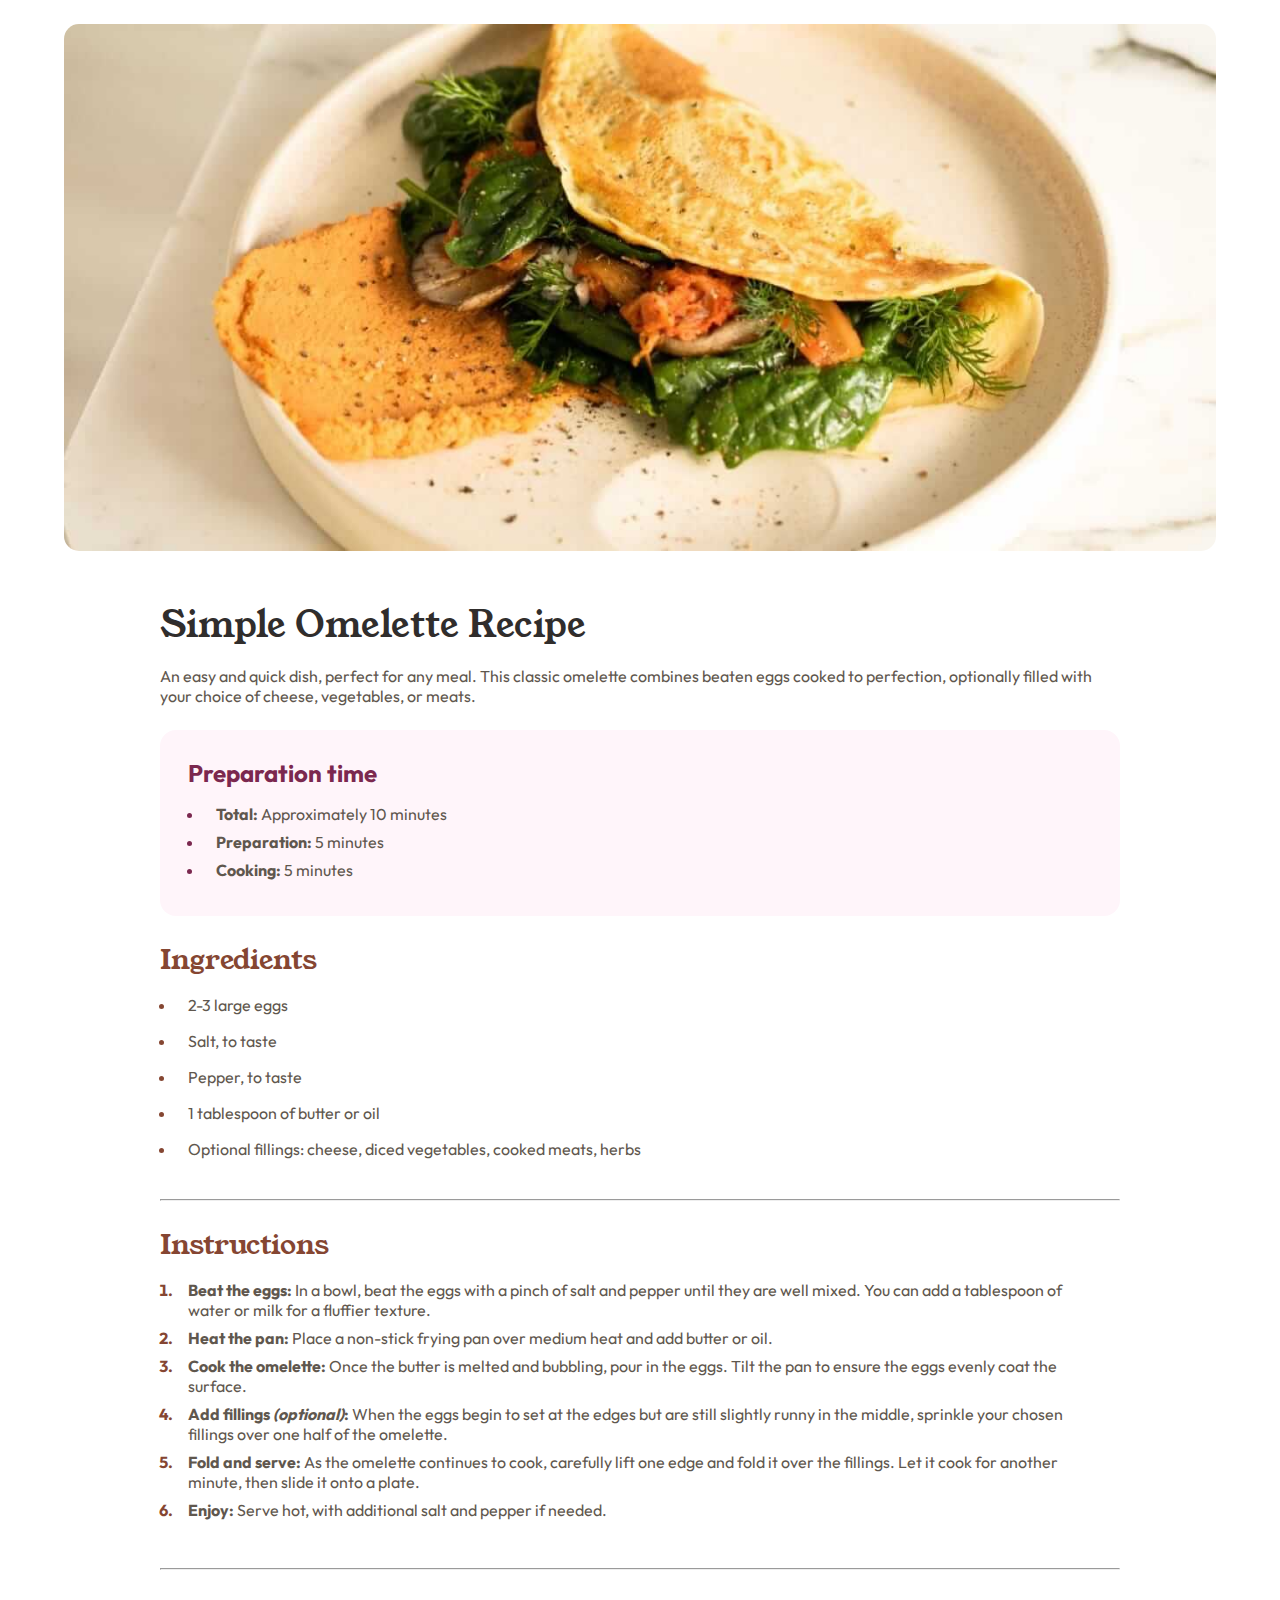
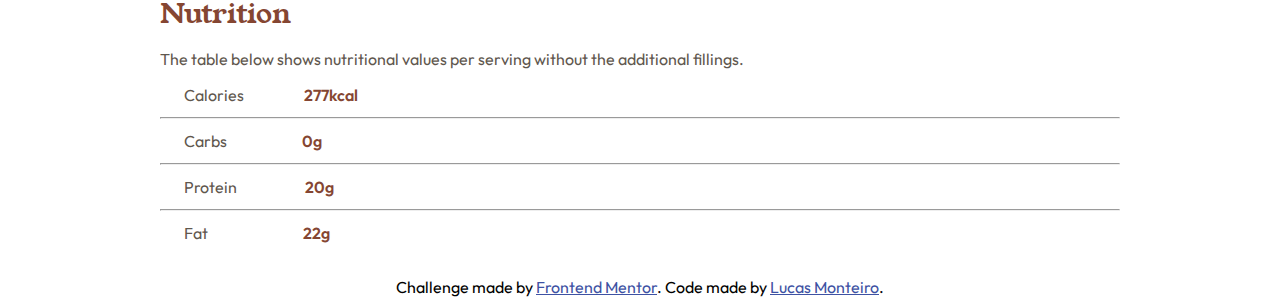
<file: index.html>
<!DOCTYPE html>
<html lang="en">

<head>
    <meta charset="UTF-8">
    <meta name="viewport" content="width=device-width, initial-scale=1.0">
    <link rel="shortcut icon" href="images/favicon.png" type="image/x-icon">
    <link rel="stylesheet" href="style.css">
    <title>Pagina de Receitas</title>
</head>

<body>
        <header>
            <picture>
                <img src="images/image-omelette.jpeg" alt="Imagem da receita de Omelete">
            </picture>
        </header>
        <main>
            <section id="introduction" class="padrao1">
                <h1>Simple Omelette Recipe</h1>
                <p>
                    An easy and quick dish, perfect for any meal. This classic omelette combines beaten eggs cooked
                    to perfection, optionally filled with your choice of cheese, vegetables, or meats.
                </p>
            </section>
            <section id="preparation-time" class="padrao1">
                <h2>Preparation time</h2>
                <ul>
                    <li>
                        <p>
                            <strong>Total: </strong>
                            Approximately 10 minutes
                        </p>
                    </li>
                    <li>
                        <p>
                            <strong>Preparation: </strong>
                            5 minutes
                        </p>
                    </li>
                    <li>
                        <p>
                            <strong>Cooking: </strong>
                            5 minutes
                        </p>
                    </li>
                </ul>
            </section>
            <section id="ingredients" class="padrao1">
                <h2>Ingredients</h2>
                <ul>
                    <li>
                        <p>2-3 large eggs</p>
                    </li>
                </ul>
                <ul>
                    <li>
                        <p>Salt, to taste</p>
                    </li>
                </ul>
                <ul>
                    <li>
                        <p>Pepper, to taste</p>
                    </li>
                </ul>
                <ul>
                    <li>
                        <p>1 tablespoon of butter or oil</p>
                    </li>
                </ul>
                <ul>
                    <li>
                        <p>Optional fillings: cheese, diced vegetables, cooked meats, herbs</p>
                    </li>
                </ul>
                <hr>
            </section>
            <section id="instructions" class="padrao1">
                <h2>Instructions</h2>
                <ol>
                    <li>
                        <p>
                            <strong>Beat the eggs: </strong>
                            In a bowl, beat the eggs with a pinch of salt and pepper until they are well mixed. You can add
                            a tablespoon of water or milk for a fluffier texture.
                        </p>
                    </li>
                    <li>
                        <p>
                            <strong>Heat the pan: </strong>
                            Place a non-stick frying pan over medium heat and add butter or oil.
                        </p>
                    </li>
                    <li>
                        <p>
                            <strong>Cook the omelette: </strong>
                            Once the butter is melted and bubbling, pour in the eggs. Tilt the pan to ensure the eggs evenly
                            coat the surface.
                        </p>
                    </li>
                    <li>
                        <p>
                            <strong>Add fillings <em>(optional)</em>: </strong>
                            When the eggs begin to set at the edges but are still slightly runny in the middle, sprinkle
                            your chosen fillings over one half of the omelette.
                        </p>
                    </li>
                    <li>
                        <p>
                            <strong>Fold and serve: </strong>
                            As the omelette continues to cook, carefully lift one edge and fold it over the fillings. Let it
                            cook for another minute, then slide it onto a plate.
                        </p>
                    </li>
                    <li>
                        <p>
                            <strong>Enjoy: </strong>
                            Serve hot, with additional salt and pepper if needed.
                        </p>
                    </li>
                </ol>
                <hr>
            </section>
            <section id="nutrition" class="padrao1">
                <section class="text1">
                    <h2>Nutrition</h2>
                    <p>
                        The table below shows nutritional values per serving without the additional fillings.
                    </p>
                </section>
                <section class="text2">
                    <div class="nutrition-section">
                        <section>
                            <h3 class="nutrition-section-style-1">Calories</h3>
                        </section>
                        <section>
                            <h3 id="kcal">277kcal</h3>
                        </section>
                    </div>
                    <hr>
                    <div class="nutrition-section">
                        <section>
                            <h3 class="nutrition-section-style-1">Carbs</h3>
                        </section>
                        <section>
                            <h3 id="carbsg">0g</h3>
                        </section>
                    </div>
                    <hr>
                    <div class="nutrition-section">
                        <section>
                            <h3 class="nutrition-section-style-1">Protein</h3>
                        </section>
                        <section>
                            <h3 id="proteing">20g</h3>
                        </section>
                    </div>
                    <hr>
                    <div class="nutrition-section">
                        <section>
                            <h3 class="nutrition-section-style-1">Fat</h3>
                        </section>
                        <section>
                            <h3 id="fatg">22g</h3>
                        </section>
                    </div>
                </section>
            </section>
        </main>
        <footer>
            <h4>
                Challenge made by <a href="https://www.frontendmentor.io/challenges/recipe-page-KiTsR8QQKm" target="_blank">Frontend Mentor</a>.
                Code made by <a href="https://github.com/LucasLTM" target="_blank">Lucas Monteiro</a>.
            </h4>
        </footer>
</body>

</html>
</file>
<file: style.css>
/*Configurações iniciais*/
@import url('https://fonts.googleapis.com/css2?family=Outfit:wght@100..900&family=Young+Serif&display=swap');

* {
    margin: 0;
    padding: 0;
    box-sizing: border-box;
}

/*Deixando declarações padronizadas*/

body {
    display: flex;
    flex-direction: column;
    justify-content: center;
    gap: 24px;
    max-width: 480px;
}

header {
    display: flex;
    flex-direction: column;
    align-items: center;


    picture {
        display: flex;
        flex-direction: column;
        align-items: center;
        width: 100%;

        img {
            width: 100%;
        }
    }
}

main {
    display: flex;
    flex-direction: column;
    gap: 24px;
}

.padrao1 {
    display: flex;
    flex-direction: column;
    gap: 16px;
    margin-left: auto;
    margin-right: auto;
    width: 80%;
}

h2 {
    font-family: young serif;
    font-size: 28px;
    font-weight: 400;
    color: hsl(14, 45%, 36%);
}

p {
    font-size: 16px;
    font-family: outfit;
    font-weight: 400;
    color: hsl(30, 10%, 34%);
}


ul,
ol {
    padding-left: 16px;
    padding-right: 16px;
}

li {
    font-family: outfit;
    font-weight: 700;
    padding-left: 12px;
}

hr {
    margin-top: 24px;
}


/*Estilização*/


body {
    #introduction {

        h1 {
            font-family: "Young Serif", serif;
            font-size: 36px;
            font-weight: 400;
            color: hsl(24, 5%, 18%);
        }

    }

    #preparation-time {
        padding: 28px;
        border-radius: 16px;
        background: hsl(330, 100%, 98%);

        h2 {
            font-family: outfit;
            font-size: 24px;
            font-weight: 700;
            color: hsl(332, 51%, 32%);
        }

        li {
            padding-left: 12px;
            margin-bottom: 8px;
            color: hsl(332, 51%, 32%);
        }
    }

    #ingredients {

        li {
            color: hsl(14, 45%, 36%);
        }
    }

    #instructions {

        li {
            margin-bottom: 8px;
            color: hsl(14, 45%, 36%);
        }
    }

    #nutrition {

        .text1 {
            display: flex;
            flex-direction: column;
            gap: 16px;
        }

        .text2 {

            .nutrition-section {

                display: flex;

                .nutrition-section-style-1 {
                    font-size: 16px;
                    font-family: outfit;
                    font-weight: 400;
                    color: hsl(30, 10%, 34%);
                    margin-left: 24px;
                }

                #kcal {
                    font-size: 16px;
                    font-family: outfit;
                    font-weight: 600;
                    color: hsl(14, 45%, 36%);
                    margin-left: 60px;
                }

                #carbsg {
                    font-size: 16px;
                    font-family: outfit;
                    font-weight: 600;
                    color: hsl(14, 45%, 36%);
                    margin-left: 75px;
                }

                #proteing {
                    font-size: 16px;
                    font-family: outfit;
                    font-weight: 600;
                    color: hsl(14, 45%, 36%);
                    margin-left: 68px;
                }

                #fatg {
                    font-size: 16px;
                    font-family: outfit;
                    font-weight: 600;
                    color: hsl(14, 45%, 36%);
                    margin-left: 95px;
                }
            }

            hr {
                margin-top: 12px;
                margin-bottom: 12px;
            }

        }

    }
}

footer {
    margin-left: auto;
    margin-right: auto;
    width: 320px;
    padding: 10px;

    h4 {
        text-align: center;
        font-family: outfit;
        font-size: 8px;

        a {
            color: hsl(228, 45%, 44%);
        }
    }
}

/*Responsividade*/

@media (min-width: 480px) and (max-width: 768px) {
    body {
        max-width: 768px;
    }

    header {
        display: flex;
        flex-direction: column;
        align-items: center;


        picture {
            display: flex;
            flex-direction: column;
            align-items: center;
            width: 100%;

            img {
                width: 100%;
            }
        }
    }

    .nutrition-section-style-1 {
        margin-left: 54px;
    }

    #kcal {
        font-size: 16px;
        font-family: outfit;
        font-weight: 600;
        color: hsl(14, 45%, 36%);
        margin-left: 90px;
    }

    #carbsg {
        font-size: 16px;
        font-family: outfit;
        font-weight: 600;
        color: hsl(14, 45%, 36%);
        margin-left: 105px;
    }

    #proteing {
        font-size: 16px;
        font-family: outfit;
        font-weight: 600;
        color: hsl(14, 45%, 36%);
        margin-left: 98px;
    }

    #fatg {
        font-size: 16px;
        font-family: outfit;
        font-weight: 600;
        color: hsl(14, 45%, 36%);
        margin-left: 125px;
    }

    footer {
        h4 {
            font-size: 10px;
        }
    }

}

@media (min-width: 768px) and (max-width: 1024px) {
    body {
        max-width: 1024px;
    }

    header {
        display: flex;
        flex-direction: column;
        align-items: center;


        picture {
            display: flex;
            flex-direction: column;
            align-items: center;
            width: 100%;

            img {
                width: 100%;
            }
        }
    }

    .nutrition-section-style-1 {
        margin-left: 84px;
    }

    #kcal {
        font-size: 16px;
        font-family: outfit;
        font-weight: 600;
        color: hsl(14, 45%, 36%);
        margin-left: 120px;
    }

    #carbsg {
        font-size: 16px;
        font-family: outfit;
        font-weight: 600;
        color: hsl(14, 45%, 36%);
        margin-left: 135px;
    }

    #proteing {
        font-size: 16px;
        font-family: outfit;
        font-weight: 600;
        color: hsl(14, 45%, 36%);
        margin-left: 128px;
    }

    #fatg {
        font-size: 16px;
        font-family: outfit;
        font-weight: 600;
        color: hsl(14, 45%, 36%);
        margin-left: 155px;
    }

    footer {
        h4 {
            font-size: 12px;
        }
    }

}

@media (min-width: 1024px) and (max-width: 1200px) {
    body {
        max-width: 1200px;
    }

    header {
        display: flex;
        flex-direction: column;
        align-items: center;


        picture {
            display: flex;
            flex-direction: column;
            align-items: center;
            width: 100%;

            img {
                width: 100%;
            }
        }
    }

    .nutrition-section-style-1 {
        margin-left: 114px;
    }

    #kcal {
        font-size: 16px;
        font-family: outfit;
        font-weight: 600;
        color: hsl(14, 45%, 36%);
        margin-left: 150px;
    }

    #carbsg {
        font-size: 16px;
        font-family: outfit;
        font-weight: 600;
        color: hsl(14, 45%, 36%);
        margin-left: 165px;
    }

    #proteing {
        font-size: 16px;
        font-family: outfit;
        font-weight: 600;
        color: hsl(14, 45%, 36%);
        margin-left: 158px;
    }

    #fatg {
        font-size: 16px;
        font-family: outfit;
        font-weight: 600;
        color: hsl(14, 45%, 36%);
        margin-left: 185px;
    }

    footer {
        h4 {
            font-size: 14px;
        }
    }

}

@media (min-width: 1200px) {

    body {
       display: block;
       margin: auto;
       max-width: 1200px;
    }

    header {
        display: flex;
        flex-direction: column;
        align-items: center;
        margin-bottom: 24px;
        
        picture {
            display: flex;
            flex-direction: column;
            align-items: center;
            width: 100%;
            padding: 24px;
            
            img {
                border-radius: 15px;
                width: 100%;
            }
        }
    }

    main {
        margin-bottom: 24px;
    }

    footer {
        width: 1200px;

        h4 {
            font-size: 16px;
            font-weight: 400;
        }
    }

}
</file>
